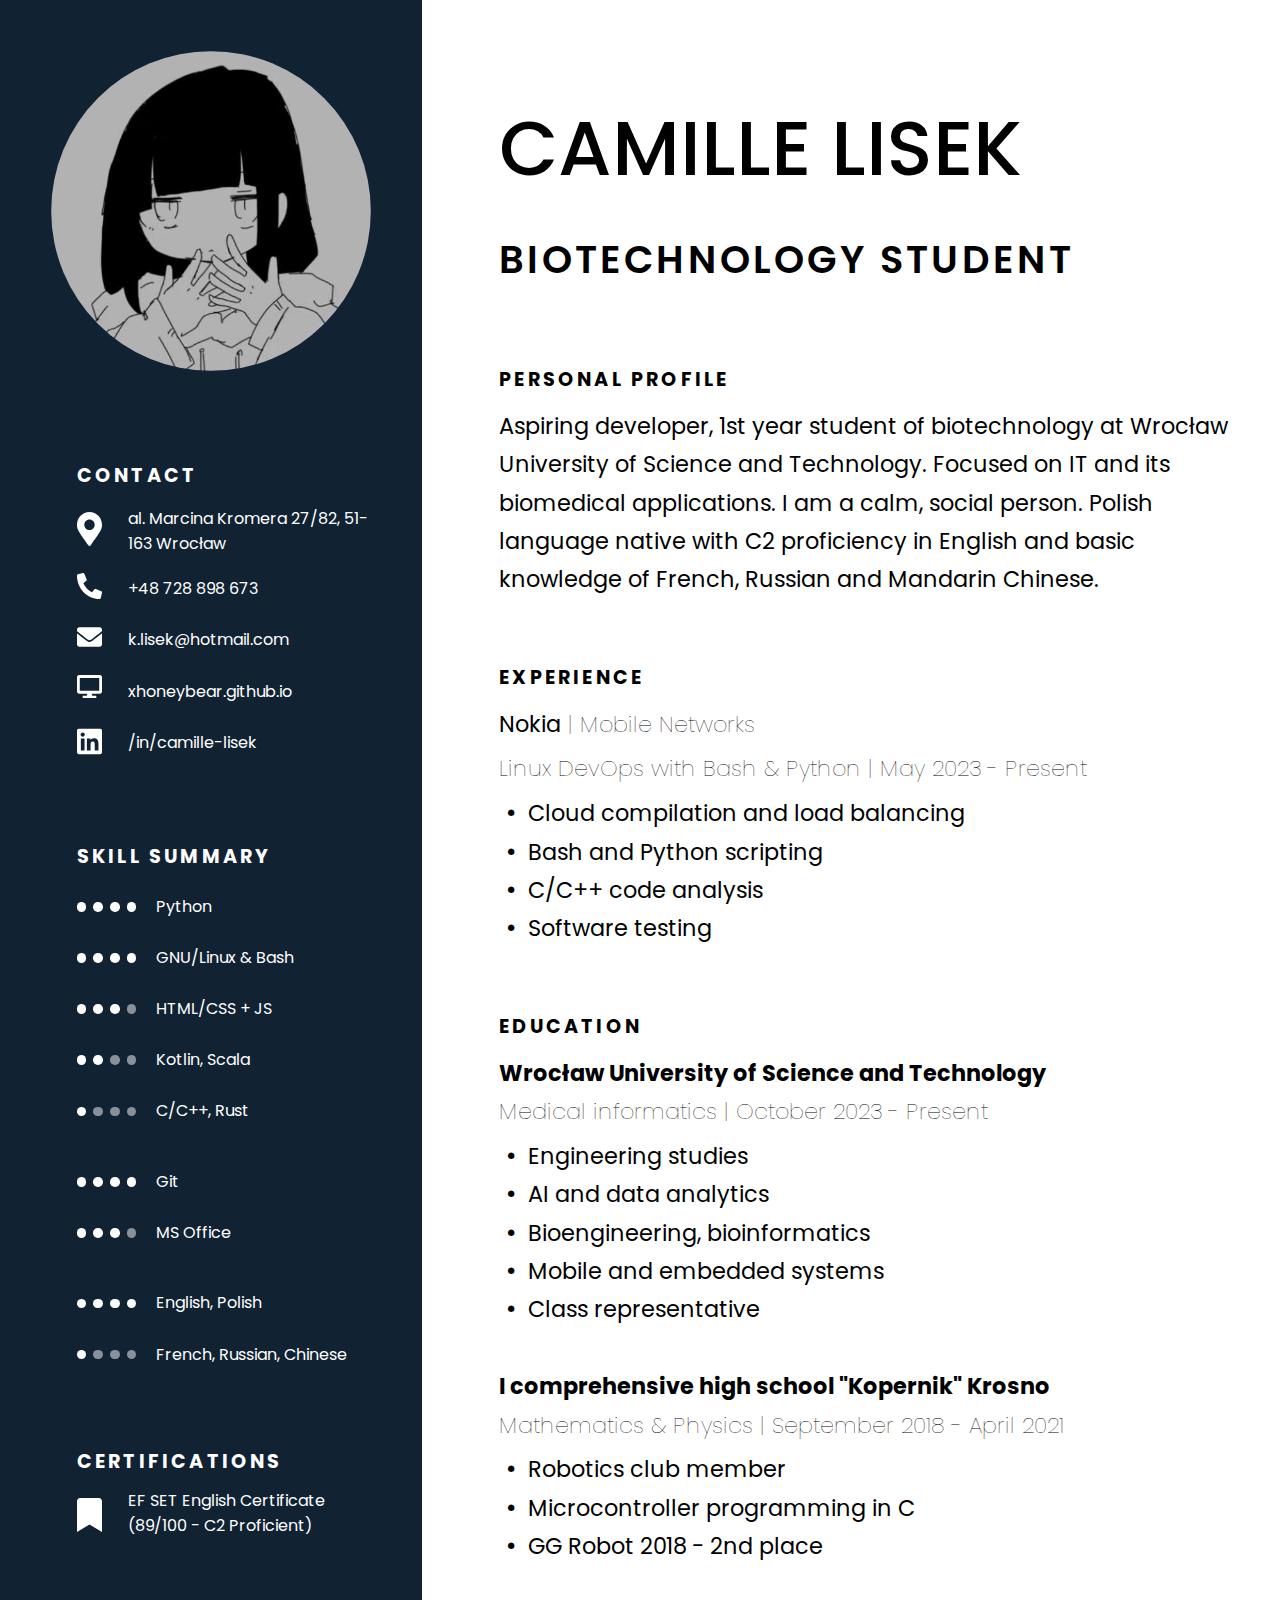
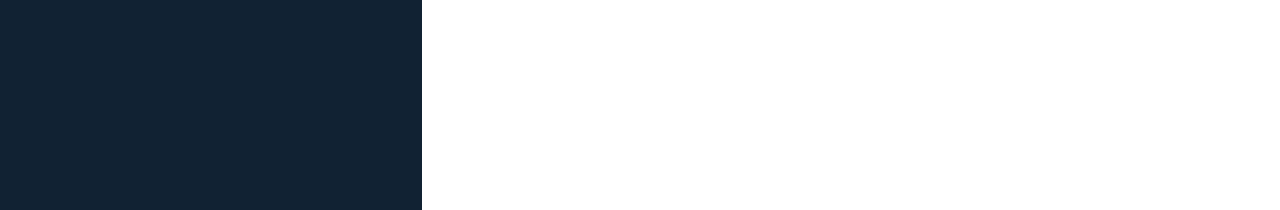
<file: cv/index.html>
<!DOCTYPE html>

<html lang="en">

    <head>
        <link rel="stylesheet" href="default.css">
        <meta charset="UTF-8">
        <meta name="viewport" content="width=device-width, initial-scale=1.0">
    </head>

    <body>
        <div class="side">
            <img class=photo src="photo.jpg" alt="photo">
            <div class="contact">
                <h3>CONTACT</h3>
                <ul>
                    <li class="twoline"><img src="location.svg"><p>al. Marcina Kromera 27/82, 51-163 Wrocław</p></li>
                    <li><img src="phone.svg"><p>+48 728 898 673</p></li>
                    <li><img src="email.svg"><p>k.lisek@hotmail.com</p></li>
                    <li><img src="website.svg"><p>xhoneybear.github.io</p></li>
                    <li><img src="linkedin.svg"><p>/in/camille-lisek</p></li>
                </ul>
            </div>
            <div class="summary">
                <h3>Skill summary</h3>
                <ul>
                    <li>
                        <span class="full"></span>
                        <span class="full"></span>
                        <span class="full"></span>
                        <span class="full"></span>
                        <span class="text">Python</span>
                    </li>
                    <li>
                        <span class="full"></span>
                        <span class="full"></span>
                        <span class="full"></span>
                        <span class="full"></span>
                        <span class="text">GNU/Linux & Bash</span>
                    </li>
                    <li>
                        <span class="full"></span>
                        <span class="full"></span>
                        <span class="full"></span>
                        <span class="empty"></span>
                        <span class="text">HTML/CSS + JS</span>
                    </li>
                    <li>
                        <span class="full"></span>
                        <span class="full"></span>
                        <span class="empty"></span>
                        <span class="empty"></span>
                        <span class="text">Kotlin, Scala</span>
                    </li>
                    <li>
                        <span class="full"></span>
                        <span class="empty"></span>
                        <span class="empty"></span>
                        <span class="empty"></span>
                        <span class="text">C/C++, Rust</span>
                    </li>
                    <div class="br"></div>
                    <li>
                        <span class="full"></span>
                        <span class="full"></span>
                        <span class="full"></span>
                        <span class="full"></span>
                        <span class="text">Git</span>
                    </li>
                    <li>
                        <span class="full"></span>
                        <span class="full"></span>
                        <span class="full"></span>
                        <span class="empty"></span>
                        <span class="text">MS Office</span>
                    </li>
                    <div class="br"></div>
                    <li>
                        <span class="full"></span>
                        <span class="full"></span>
                        <span class="full"></span>
                        <span class="full"></span>
                        <span class="text">English, Polish</span>
                    </li>
                    <li>
                        <span class="full"></span>
                        <span class="empty"></span>
                        <span class="empty"></span>
                        <span class="empty"></span>
                        <span class="text">French, Russian, Chinese</span>
                    </li>
                </ul>
            </div>
            <div class="cert">
                <h3>Certifications</h3>
                <ul>
                    <li class="twoline"><img src="bookmark.svg"><p>EF SET English Certificate (89/100 - C2 Proficient)</li>
                </ul>
            </div>
        </div>
        <div class="main">
            <div>
                <h1>Camille Lisek</h1>
                <h2>Biotechnology student</h2>
            </div>
            <div class="profile">
                <h3>Personal profile</h3>
                <p>Aspiring developer, 1st year student of biotechnology at Wrocław University of Science and Technology. Focused on IT and its biomedical applications. I am a calm, social person. Polish language native with C2 proficiency in English and basic knowledge of French, Russian and Mandarin Chinese.</p>
            </div>
            <div class="experience">
                <h3>Experience</h3>
                <p class="thin"><b>Nokia</b> | Mobile Networks</p>
                <p class="thin">Linux DevOps with Bash & Python | May 2023 - Present</p>
                <ul>
                    <li>Cloud compilation and load balancing</li>
                    <li>Bash and Python scripting</li>
                    <li>C/C++ code analysis</li>
                    <li>Software testing</li>
                </ul>
            </div>
            <div class="education">
                <h3>Education</h3>
                <p><b>Wrocław University of Science and Technology</b></p>
                <p class="thin">Medical informatics | October 2023 - Present</p>
                <ul>
                    <li>Engineering studies</li>
                    <li>AI and data analytics</li>
                    <li>Bioengineering, bioinformatics</li>
                    <li>Mobile and embedded systems</li>
                    <li>Class representative</li>
                </ul>
                <div class="br"></div>
                <div class="br"></div>
                <p><b>I comprehensive high school "Kopernik" Krosno</b></p>
                <p class="thin">Mathematics & Physics | September 2018 - April 2021</p>
                <ul>
                    <li>Robotics club member</li>
                    <li>Microcontroller programming in C</li>
                    <li>GG Robot 2018 - 2nd place</li>
                </ul>
            </div>
        </div>
    </body>

</html>
</file>
<file: cv/default.css>
@import url("https://fonts.googleapis.com/css2?family=Poppins:wght@200;300;400;500;600;700;800;900&display=swap");

* {
    box-sizing: border-box;
    margin: 0;
    padding: 0;
    font-family: Poppins;
}

::-webkit-scrollbar {
    display: none;
}

body {
    display: flex;
    width: 100vw;
    height: 141.42vw;
}

h1, h2, h3 {
    padding: 1vw 0;
    text-transform: uppercase;
}

h1 {
    font-size: 6vw;
    font-weight: 500;
}

h2 {
    font-size: 3vw;
    font-weight: 600;
    letter-spacing: 0.25vw;
}

h3 {
    font-size: 1.5vw;
    letter-spacing: 0.25vw;
}

.side p {
    font-size: 1.25vw;
}

.main li, .main p {
    font-size: 1.75vw;
    line-height: 3vw;
}

.side {
    width: 33vw;
    background-color: #123;
    color: white;
}

div:not(.main, .side) {
    padding: 2vw 4vw 2vw 6vw;
}

.main {
    width: 67vw;
    padding-top: 4vw;
}

img.photo {
    display: block;
    width: 100%;
    padding: 4vw;
    border-radius: 50%;
}

.side li {
    list-style: none;
    height: 4vw;
    font-size: 2vw;
}

li.twoline img {
    margin-top: 0.75vw
}

li.twoline {
    height: 5.5vw;
}

.side div img {
    float: left;
    width: 3vw;
    padding-right: 1vw;
    margin-right: 1vw;
    filter: invert();
}

div.contact p {
    padding: 0.25vw;
}

.side span:not(.text) {
    display: inline-block;
    width: 0.75vw;
    height: 0.75vw;
    border-radius: 50%;
    background-color: white;
}

span.text {
    padding: 1vw;
    font-size: 1.25vw;
}

span.empty {
    opacity: 0.5;
}

.main ul {
    list-style: none;
    padding-left: 0.5vw;
}

.main li::before {
    content: "\2022";
    float: left;
    padding-right: 1vw;
    font-size: 1.5vw;
    font-weight: 900;
    height: 2vw;
}

.thin {
    font-weight: 100;
    padding-bottom: 0.5vw;
}

div.br {
    padding: 0.75vw;
}
</file>
